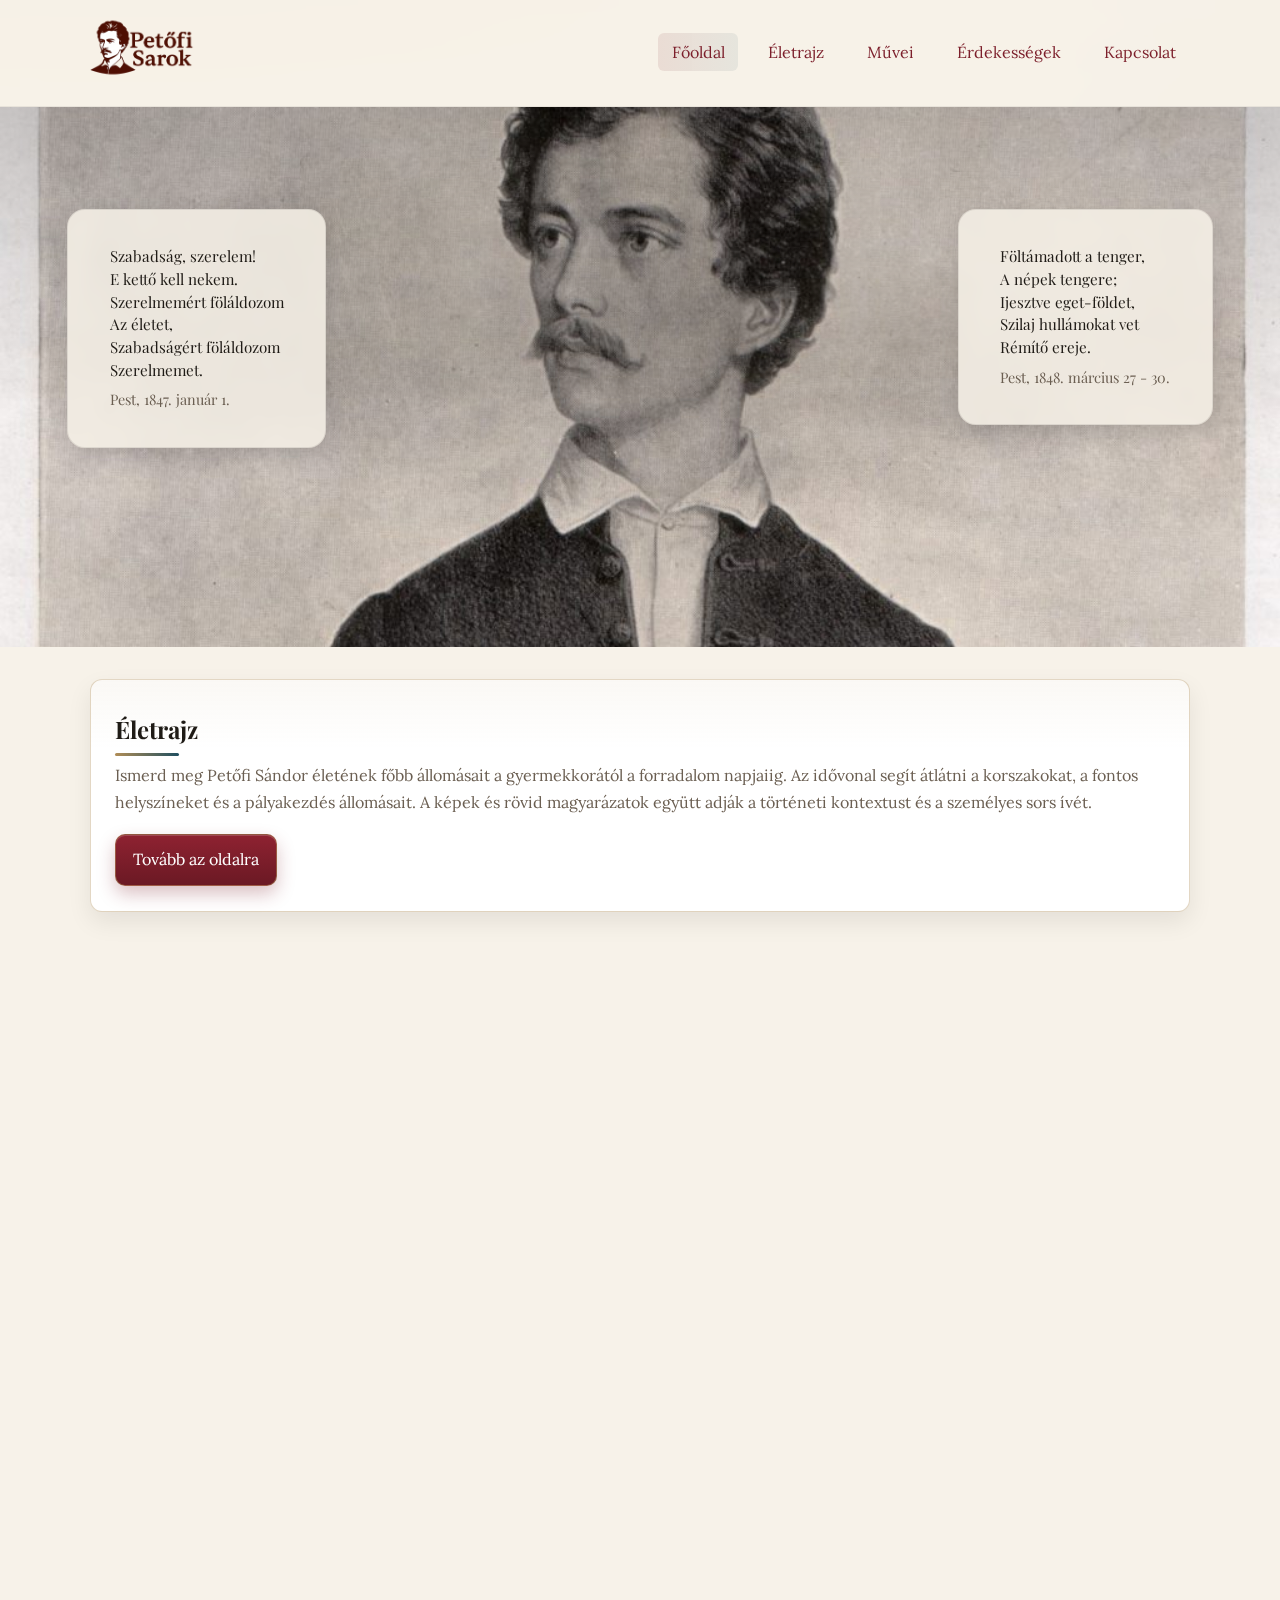
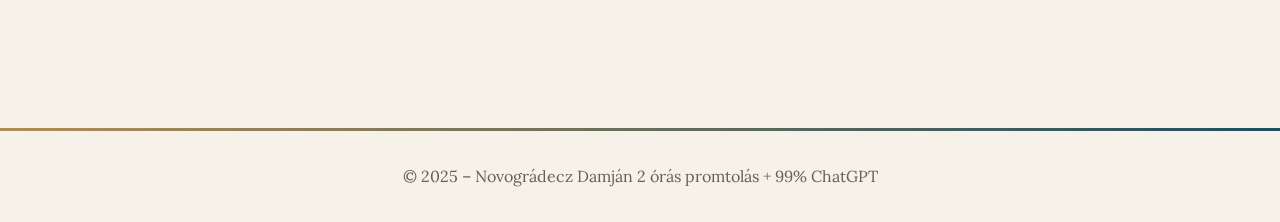
<file: index.html>
<!doctype html>
<html lang="hu">
<head>
  <meta charset="utf-8">
  <meta name="viewport" content="width=device-width, initial-scale=1">
  <title>Petőfi Sarok</title>
  <meta name="description" content="Petőfi Sándor életét, műveit és örökségét bemutató oktatási weboldal, amely Petőfi Sarok névre lett keresztelve!">
  <link rel="preconnect" href="https://fonts.googleapis.com">
  <link rel="preconnect" href="https://fonts.gstatic.com" crossorigin>
  <link href="https://fonts.googleapis.com/css2?family=Lora:wght@400;500;600;700&family=Playfair+Display:wght@500;700;800&display=swap" rel="stylesheet">
  <link rel="stylesheet" href="style.css?v=2">
</head>
<body>
  <header class="site-header">
    <div class="container nav-container">
      <div class="brand">
        <a href="index.html" class="logo" aria-label="Ugrás a főoldalra">
         <img src="images/petofi-logo.png" alt="Petőfi Sarok logó" class="logo-img">
        </a>
      </div>
      <button class="nav-toggle" aria-expanded="false" aria-label="Menü megnyitása">
        <span class="bar"></span>
        <span class="bar"></span>
        <span class="bar"></span>
      </button>
      <nav class="nav" aria-label="Fő navigáció">
        <ul>
          <li><a href="index.html">Főoldal</a></li>
          <li><a href="eletrajz.html">Életrajz</a></li>
          <li><a href="muvei.html">Művei</a></li>
          <li><a href="erdekessegek.html">Érdekességek</a></li>
          <li><a href="kapcsolat.html">Kapcsolat</a></li>
        </ul>
      </nav>
    </div>
  </header>

  <main>
    <section class="hero" style="background-image: url('images/petofi-portrait.jpg'); background-size: cover; background-position: center;">
      <div class="hero-inner">
        <blockquote class="quote-badge quote-left reveal">
          <p>Szabadság, szerelem!<br>E kettő kell nekem.<br>Szerelmemért föláldozom<br>Az életet,<br>Szabadságért föláldozom<br>Szerelmemet.</p>
          <cite>Pest, 1847. január 1.</cite>
        </blockquote>
        <blockquote class="quote-badge quote-right reveal">
          <p>Föltámadott a tenger,<br>A népek tengere;<br>Ijesztve eget-földet,<br>Szilaj hullámokat vet<br>Rémítő ereje.</p>
          <cite>Pest, 1848. március 27 - 30.</cite>
        </blockquote>
      </div>
    </section>

    <section class="grid-sections container">
      <article class="info-card reveal">
        <h2>Életrajz</h2>
        <p>Ismerd meg Petőfi Sándor életének főbb állomásait a gyermekkorától a forradalom napjaiig. Az idővonal segít átlátni a korszakokat, a fontos helyszíneket és a pályakezdés állomásait. A képek és rövid magyarázatok együtt adják a történeti kontextust és a személyes sors ívét.</p>
        <a class="btn" href="eletrajz.html">Tovább az oldalra</a>
      </article>
      <article class="info-card reveal">
        <h2>Művei</h2>
        <p>Válogatás a legismertebb versek közül rövid, értelmező ismertetőkkel és az Arcanumra mutató hivatkozásokkal. A gyűjtemény iránytűt ad az első olvasóknak és felkészít a mélyebb irodalmi feldolgozásra, akár órán, akár önálló tanulásban.</p>
        <a class="btn" href="muvei.html">Tovább az oldalra</a>
      </article>
      <article class="info-card reveal">
        <h2>Érdekességek</h2>
        <p>Rövid, meglepő tények Petőfiről - de nem mindegyik igaz: ki tudod találni, melyek a helyesek? A könnyen befogadható kártyák segítenek emlékezetessé tenni a tanultakat, és jó beszélgetésindítók csoportmunkához is.</p>
        <a class="btn" href="erdekessegek.html">Tovább az oldalra</a>
      </article>
      <article class="info-card reveal">
        <h2>Kapcsolat</h2>
        <p>Elérhetőségek és egy egyszerű, nem beküldős űrlap. Itt kaphat helyet a felhasznált irodalom listája, hivatkozásokkal és megjegyzésekkel, hogy átlátható legyen a forráskezelés és a további olvasnivaló.</p>
        <a class="btn" href="kapcsolat.html">Tovább az oldalra</a>
      </article>
    </section>
  </main>

  <footer class="site-footer">
    <div class="container">
      <p>© 2025 – Novográdecz Damján 2 órás promtolás + 99% ChatGPT</p>
    </div>
  </footer>

  <script src="script.js"></script>
</body>
</html>
</file>
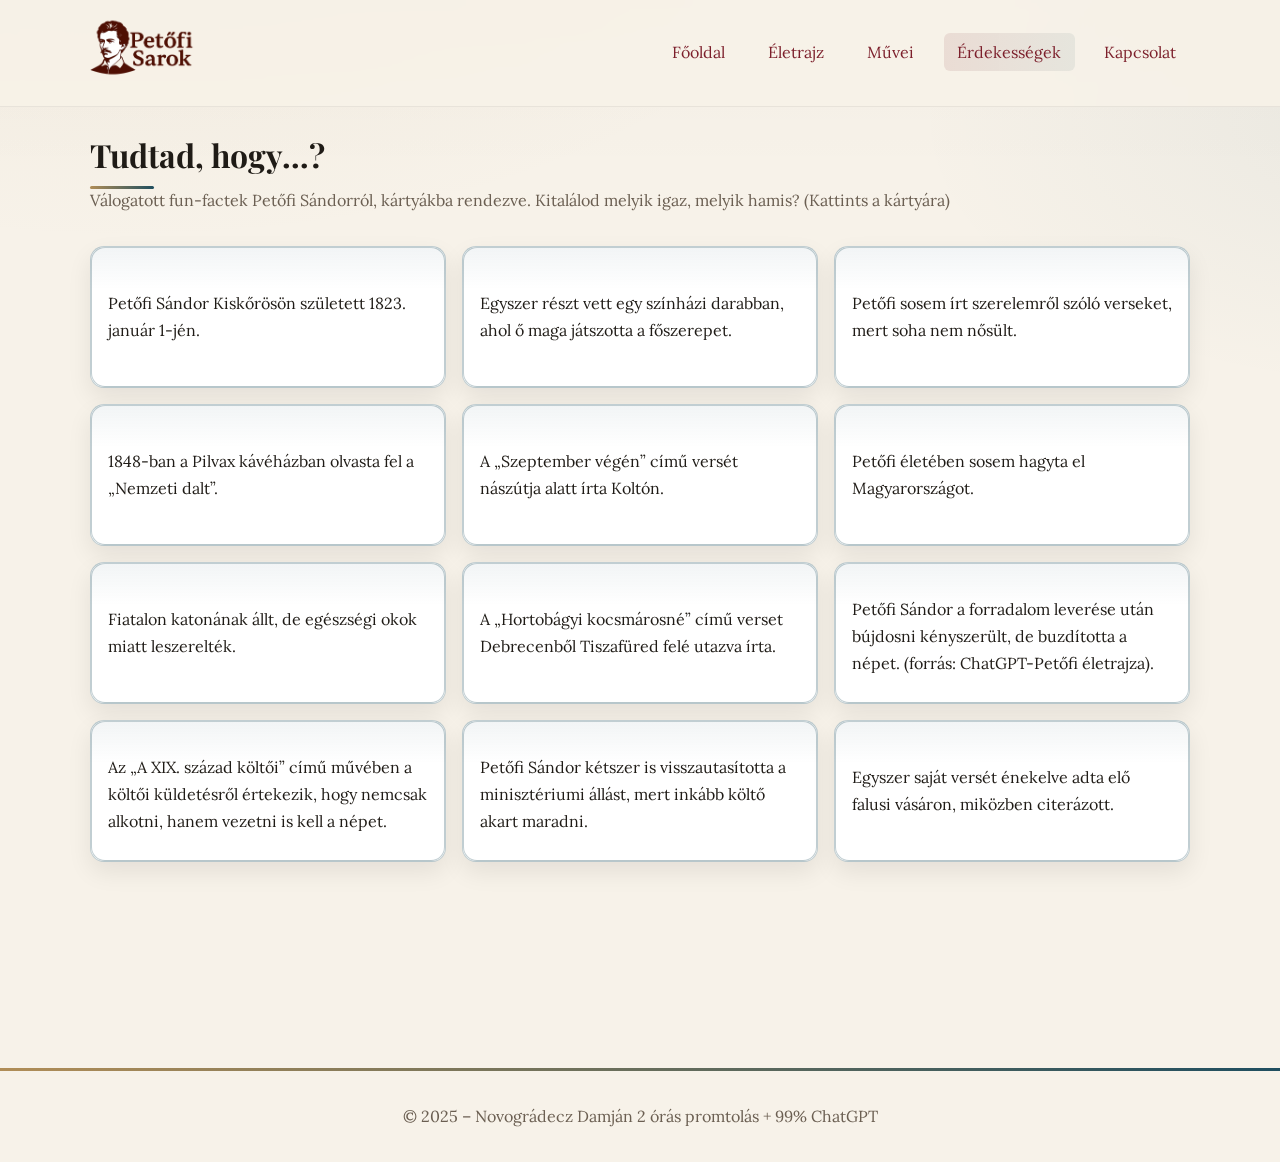
<file: erdekessegek.html>
<!doctype html>
<html lang="hu">
<head>
  <meta charset="utf-8">
  <meta name="viewport" content="width=device-width, initial-scale=1">
  <title>Petőfi Sándor – Érdekességek</title>
  <meta name="description" content="Tudtad, hogy…? Rövid érdekességek Petőfi Sándorról.">
  <link rel="preconnect" href="https://fonts.googleapis.com">
  <link rel="preconnect" href="https://fonts.gstatic.com" crossorigin>
  <link href="https://fonts.googleapis.com/css2?family=Lora:wght@400;500;600;700&family=Playfair+Display:wght@500;700;800&display=swap" rel="stylesheet">
  <link rel="stylesheet" href="style.css?v=2">
</head>
<body>
  <header class="site-header">
    <div class="container nav-container">
      <div class="brand">
        <a href="index.html" class="logo" aria-label="Ugrás a főoldalra">
          <img src="images/petofi-logo.png" alt="Petőfi Sarok logó" class="logo-img">
        </a>
      </div>
      <button class="nav-toggle" aria-expanded="false" aria-label="Menü megnyitása">
        <span class="bar"></span>
        <span class="bar"></span>
        <span class="bar"></span>
      </button>
      <nav class="nav" aria-label="Fő navigáció">
        <ul>
          <li><a href="index.html">Főoldal</a></li>
          <li><a href="eletrajz.html">Életrajz</a></li>
          <li><a href="muvei.html">Művei</a></li>
          <li><a href="erdekessegek.html">Érdekességek</a></li>
          <li><a href="kapcsolat.html">Kapcsolat</a></li>
        </ul>
      </nav>
    </div>
  </header>

  <main class="container">
    <header class="page-header reveal">
      <h1>Tudtad, hogy…?</h1>
      <p>Válogatott fun-factek Petőfi Sándorról, kártyákba rendezve. Kitalálod melyik igaz, melyik hamis? (Kattints a kártyára)</p>
    </header>

    <section class="cards-grid">
      <article class="card reveal fact-card" tabindex="0" aria-label="Petőfi Sándor Kiskőrösön született 1823. január 1-jén.">
        <div class="card-inner">
          <div class="card-face card-front"><p>Petőfi Sándor Kiskőrösön született 1823. január 1-jén.</p></div>
          <div class="card-face card-back igaz" aria-hidden="true"><span>Igaz</span></div>
        </div>
      </article>

      <article class="card reveal fact-card" tabindex="0" aria-label="Egyszer részt vett egy színházi darabban, ahol ő maga játszotta a főszerepet.">
        <div class="card-inner">
          <div class="card-face card-front"><p>Egyszer részt vett egy színházi darabban, ahol ő maga játszotta a főszerepet.</p></div>
          <div class="card-face card-back igaz" aria-hidden="true"><span>Igaz</span></div>
        </div>
      </article>

      <article class="card reveal fact-card" tabindex="0" aria-label="Petőfi sosem írt szerelemről szóló verseket, mert soha nem nősült.">
        <div class="card-inner">
          <div class="card-face card-front"><p>Petőfi sosem írt szerelemről szóló verseket, mert soha nem nősült.</p></div>
          <div class="card-face card-back hamis" aria-hidden="true"><span>Hamis</span></div>
        </div>
      </article>

      <article class="card reveal fact-card" tabindex="0" aria-label="1848-ban a Pilvax kávéházban olvasta fel a Nemzeti dalt.">
        <div class="card-inner">
          <div class="card-face card-front"><p>1848-ban a Pilvax kávéházban olvasta fel a „Nemzeti dalt”.</p></div>
          <div class="card-face card-back igaz" aria-hidden="true"><span>Igaz</span></div>
        </div>
      </article>

      <article class="card reveal fact-card" tabindex="0" aria-label="A Szeptember végén című versét nászútja alatt írta Koltón.">
        <div class="card-inner">
          <div class="card-face card-front"><p>A „Szeptember végén” című versét nászútja alatt írta Koltón.</p></div>
          <div class="card-face card-back igaz" aria-hidden="true"><span>Igaz</span></div>
        </div>
      </article>

      <article class="card reveal fact-card" tabindex="0" aria-label="Petőfi életében sosem hagyta el Magyarországot.">
        <div class="card-inner">
          <div class="card-face card-front"><p>Petőfi életében sosem hagyta el Magyarországot.</p></div>
          <div class="card-face card-back hamis" aria-hidden="true"><span>Hamis</span></div>
        </div>
      </article>

      <article class="card reveal fact-card" tabindex="0" aria-label="Fiatalon katonának állt, de egészségi okok miatt leszerelték.">
        <div class="card-inner">
          <div class="card-face card-front"><p>Fiatalon katonának állt, de egészségi okok miatt leszerelték.</p></div>
          <div class="card-face card-back igaz" aria-hidden="true"><span>Igaz</span></div>
        </div>
      </article>

      <article class="card reveal fact-card" tabindex="0" aria-label="A Hortobágyi kocsmárosné című verset Debrecenből Tiszafüred felé utazva írta.">
        <div class="card-inner">
          <div class="card-face card-front"><p>A „Hortobágyi kocsmárosné” című verset Debrecenből Tiszafüred felé utazva írta.</p></div>
          <div class="card-face card-back igaz" aria-hidden="true"><span>Igaz</span></div>
        </div>
      </article>

      <article class="card reveal fact-card" tabindex="0" aria-label="Petőfi Sándor 1849-ben Ausztriában hunyt el, és sírja ismert helyen van.">
        <div class="card-inner">
          <div class="card-face card-front"><p>Petőfi Sándor a forradalom leverése után bújdosni kényszerült, de buzdította a népet. (forrás: ChatGPT-Petőfi életrajza).</p></div>
          <div class="card-face card-back hamis" aria-hidden="true"><span>Hamis</span></div>
        </div>
      </article>

      <article class="card reveal fact-card" tabindex="0" aria-label="Az A XIX. század költői című művében a költői küldetésről ír, hogy nemcsak alkotni, hanem vezetni is kell a népet.">
        <div class="card-inner">
          <div class="card-face card-front"><p>Az „A XIX. század költői” című művében a költői küldetésről értekezik, hogy nemcsak alkotni, hanem vezetni is kell a népet.</p></div>
          <div class="card-face card-back igaz" aria-hidden="true"><span>Igaz</span></div>
        </div>
      </article>

      <article class="card reveal fact-card" tabindex="0" aria-label="Petőfi Sándor kétszer visszautasította a minisztériumi állást, mert inkább költő akart maradni.">
        <div class="card-inner">
          <div class="card-face card-front"><p>Petőfi Sándor kétszer is visszautasította a minisztériumi állást, mert inkább költő akart maradni.</p></div>
          <div class="card-face card-back igaz" aria-hidden="true"><span>Igaz</span></div>
        </div>
      </article>

      <article class="card reveal fact-card" tabindex="0" aria-label="Egyszer saját versét énekelve adta elő falusi vásáron, miközben citerázott.">
        <div class="card-inner">
          <div class="card-face card-front"><p>Egyszer saját versét énekelve adta elő falusi vásáron, miközben citerázott.</p></div>
          <div class="card-face card-back hamis" aria-hidden="true"><span>Hamis</span></div>
        </div>
      </article>

      <article class="card reveal fact-card" tabindex="0" aria-label="Szerette a macskákat, és mindig tartott egyet otthonában.">
        <div class="card-inner">
          <div class="card-face card-front"><p>Szerette az állatokat, különösen a macskákat, és állítólag mindig tartott egyet otthonában.</p></div>
          <div class="card-face card-back hamis" aria-hidden="true"><span>Hamis</span></div>
        </div>
      </article>

      <article class="card reveal fact-card" tabindex="0" aria-label="Fiatalon tűzoltónak akart állni, de a szülei nem engedték.">
        <div class="card-inner">
          <div class="card-face card-front"><p>Fiatalon tűzoltónak akart állni, de a szülei nem engedték.</p></div>
          <div class="card-face card-back hamis" aria-hidden="true"><span>Hamis</span></div>
        </div>
      </article>

      <article class="card reveal fact-card" tabindex="0" aria-label="Petőfi 1847-ben megírta Szeptember végén című költeményét, hitvesi költészetének első darabja.">
        <div class="card-inner">
          <div class="card-face card-front"><p>Petőfi 1847-ben megírta „Szeptember végén” című költeményét, amely hitvesi költészetének első darabja.</p></div>
          <div class="card-face card-back igaz" aria-hidden="true"><span>Igaz</span></div>
        </div>
      </article>
    </section>
  </main>

  <footer class="site-footer">
    <div class="container">
      <p>© 2025 – Novográdecz Damján 2 órás promtolás + 99% ChatGPT</p>
    </div>
  </footer>

  <script src="script.js"></script>
</body>
</html>
</file>
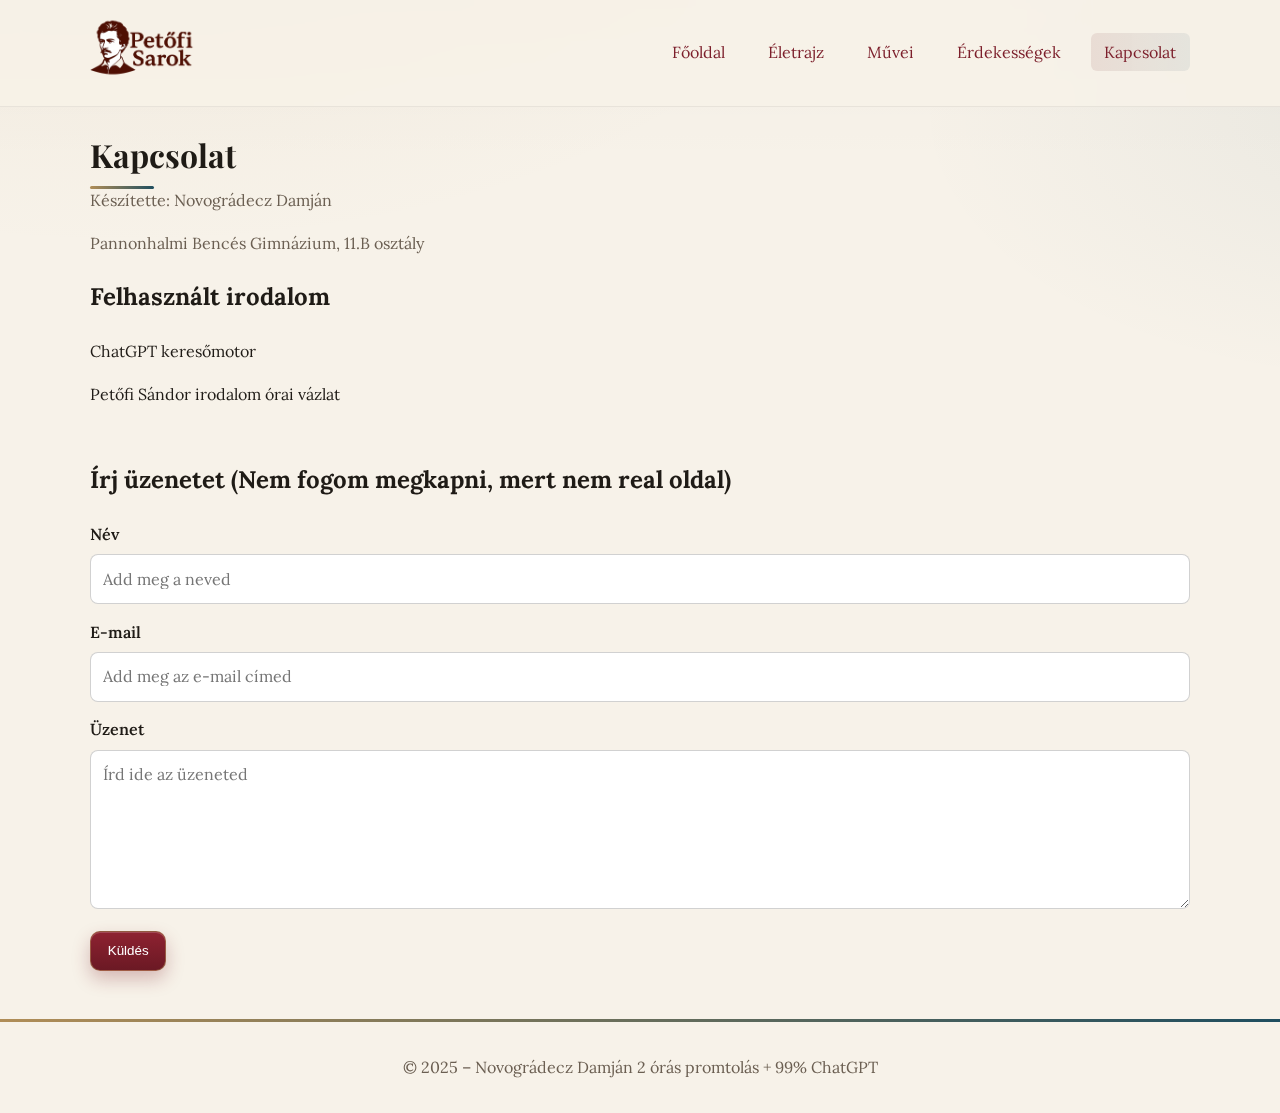
<file: kapcsolat.html>
<!doctype html>
<html lang="hu">
<head>
  <meta charset="utf-8">
  <meta name="viewport" content="width=device-width, initial-scale=1">
  <title>Petőfi Sándor – Kapcsolat</title>
  <meta name="description" content="Kapcsolat, szerzői információk és statikus űrlap.">
  <link rel="preconnect" href="https://fonts.googleapis.com">
  <link rel="preconnect" href="https://fonts.gstatic.com" crossorigin>
  <link href="https://fonts.googleapis.com/css2?family=Lora:wght@400;500;600;700&family=Playfair+Display:wght@500;700;800&display=swap" rel="stylesheet">
  <link rel="stylesheet" href="style.css?v=2">
</head>
<body>
  <header class="site-header">
    <div class="container nav-container">
      <div class="brand">
        <a href="index.html" class="logo" aria-label="Ugrás a főoldalra">
          <img src="images/petofi-logo.png" alt="Petőfi Sarok logó" class="logo-img">
        </a>
      </div>
      <button class="nav-toggle" aria-expanded="false" aria-label="Menü megnyitása">
        <span class="bar"></span>
        <span class="bar"></span>
        <span class="bar"></span>
      </button>
      <nav class="nav" aria-label="Fő navigáció">
        <ul>
          <li><a href="index.html">Főoldal</a></li>
          <li><a href="eletrajz.html">Életrajz</a></li>
          <li><a href="muvei.html">Művei</a></li>
          <li><a href="erdekessegek.html">Érdekességek</a></li>
          <li><a href="kapcsolat.html">Kapcsolat</a></li>
        </ul>
      </nav>
    </div>
  </header>

  <main class="container">
    <header class="page-header reveal">
      <h1>Kapcsolat</h1>
      <p>Készítette: Novográdecz Damján</p>
      <p>Pannonhalmi Bencés Gimnázium, 11.B osztály</p>
    </header>

    <section class="sources reveal">
      <h2>Felhasznált irodalom</h2>
      <div class="placeholder">
        <p>ChatGPT keresőmotor</p>
        <p>Petőfi Sándor irodalom órai vázlat</p>
      </div>
    </section>

    <section class="contact-form reveal">
      <h2>Írj üzenetet (Nem fogom megkapni, mert nem real oldal)</h2>
      <form action="#" method="post" novalidate>
        <div class="form-field">
          <label for="name">Név</label>
          <input type="text" id="name" name="name" placeholder="Add meg a neved">
        </div>
        <div class="form-field">
          <label for="email">E-mail</label>
          <input type="email" id="email" name="email" placeholder="Add meg az e-mail címed">
        </div>
        <div class="form-field">
          <label for="message">Üzenet</label>
          <textarea id="message" name="message" rows="5" placeholder="Írd ide az üzeneted"></textarea>
        </div>
        <button class="btn" type="submit">Küldés</button>
      </form>
    </section>
  </main>

  <footer class="site-footer">
    <div class="container">
      <p>© 2025 – Novográdecz Damján 2 órás promtolás + 99% ChatGPT</p>
    </div>
  </footer>

  <script src="script.js"></script>
</body>
</html>
</file>
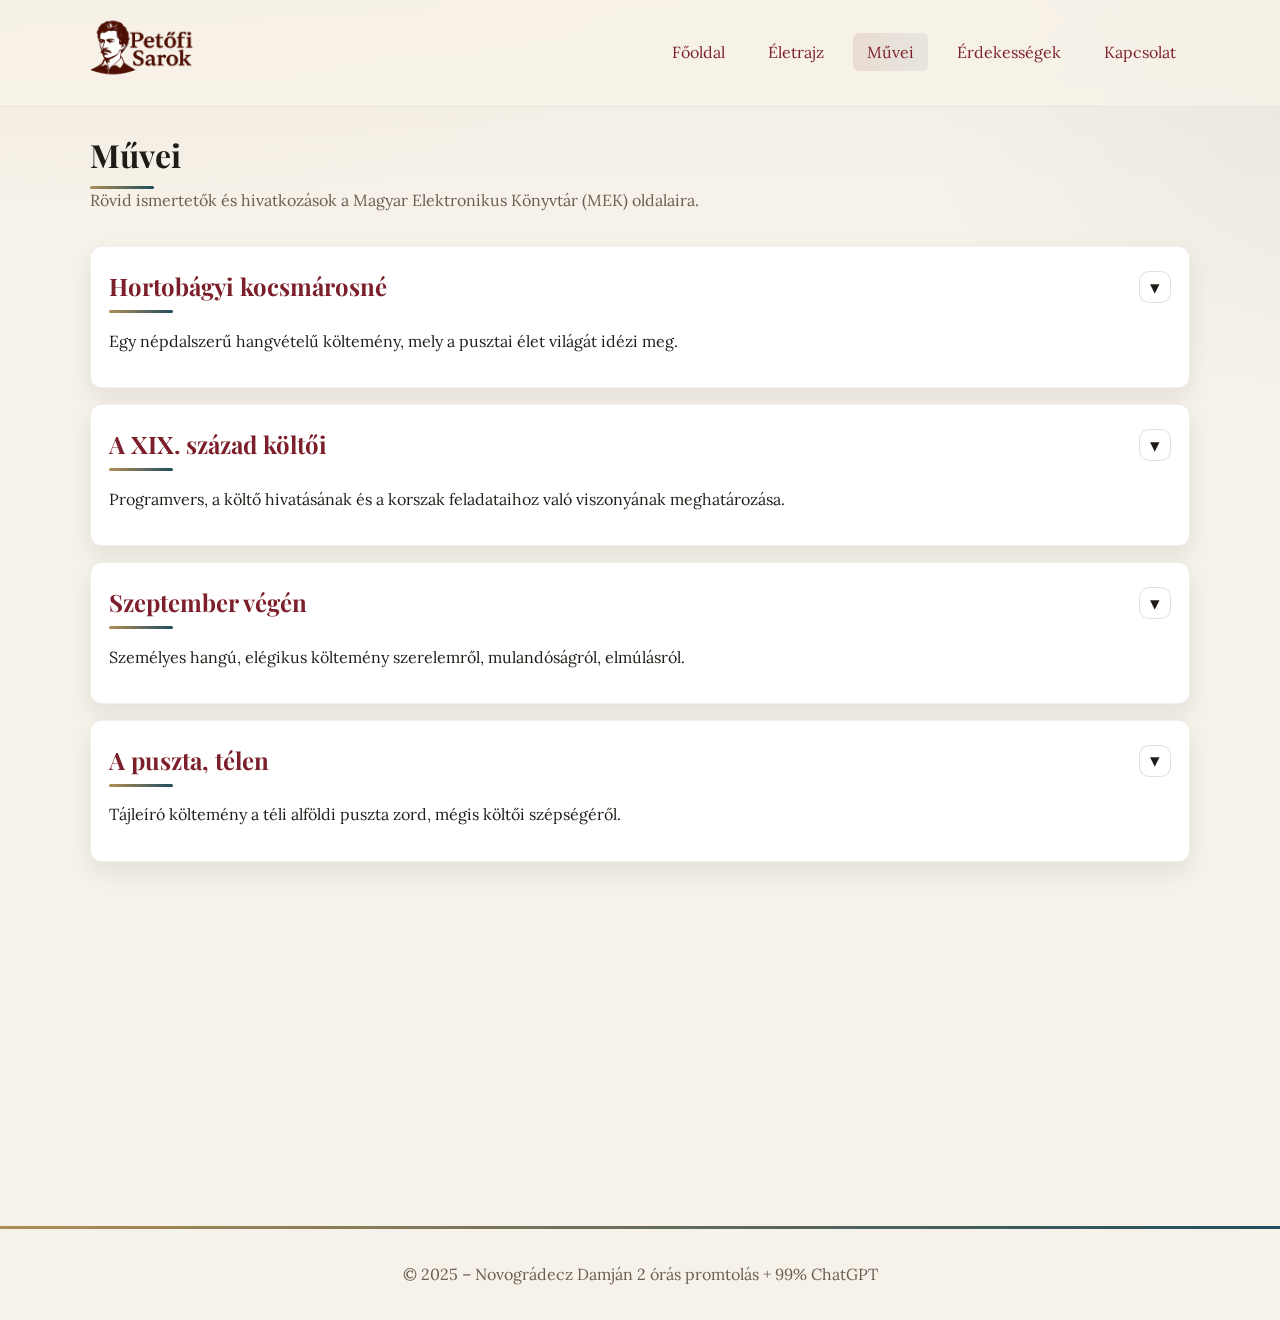
<file: muvei.html>
<!doctype html>
<html lang="hu">
<head>
  <meta charset="utf-8">
  <meta name="viewport" content="width=device-width, initial-scale=1">
  <title>Petőfi Sándor – Művei</title>
  <meta name="description" content="Válogatás Petőfi Sándor műveiből rövid leírásokkal és MEK-hivatkozásokkal.">
  <link rel="preconnect" href="https://fonts.googleapis.com">
  <link rel="preconnect" href="https://fonts.gstatic.com" crossorigin>
  <link href="https://fonts.googleapis.com/css2?family=Lora:wght@400;500;600;700&family=Playfair+Display:wght@500;700;800&display=swap" rel="stylesheet">
  <link rel="stylesheet" href="style.css?v=2">
</head>
<body>
  <header class="site-header">
    <div class="container nav-container">
      <div class="brand">
        <a href="index.html" class="logo" aria-label="Ugrás a főoldalra">
          <img src="images/petofi-logo.png" alt="Petőfi Sarok logó" class="logo-img">
        </a>
      </div>
      <button class="nav-toggle" aria-expanded="false" aria-label="Menü megnyitása">
        <span class="bar"></span>
        <span class="bar"></span>
        <span class="bar"></span>
      </button>
      <nav class="nav" aria-label="Fő navigáció">
        <ul>
          <li><a href="index.html">Főoldal</a></li>
          <li><a href="eletrajz.html">Életrajz</a></li>
          <li><a href="muvei.html">Művei</a></li>
          <li><a href="erdekessegek.html">Érdekességek</a></li>
          <li><a href="kapcsolat.html">Kapcsolat</a></li>
        </ul>
      </nav>
    </div>
  </header>

  <main class="container">
    <header class="page-header reveal">
      <h1>Művei</h1>
      <p>Rövid ismertetők és hivatkozások a Magyar Elektronikus Könyvtár (MEK) oldalaira.</p>
    </header>

    <section class="works-list">
      <article class="work-item reveal">
        <div class="work-head">
          <h2><a target="_blank" rel="noopener" href="https://www.arcanum.com/hu/online-kiadvanyok/Verstar-verstar-otven-kolto-osszes-verse-2/petofi-sandor-DFB2/ifjukori-koltemenyek-DFB7/hortobagyi-kocsmarosne-E149/">Hortobágyi kocsmárosné</a></h2>
          <button class="work-toggle" aria-expanded="false" aria-controls="work-details-1" title="Részletek">▾</button>
        </div>
        <p>Egy népdalszerű hangvételű költemény, mely a pusztai élet világát idézi meg.</p>
        <div id="work-details-1" class="work-details">
          <p><strong>Hortobágyi kocsmárosné… (1842)</strong></p>
          <ul>
            <li>A vers valós élmény alapján született, Debrecenből Tiszafüred felé vezető út során.</li>
            <li>Petőfi képzeletében megalkotja a vándor és a kocsmárosné játékos, romantikus találkozását.</li>
            <li>Elbeszélőként maga a költő lép a szerepbe: magabiztos, rámenős, tüzes vérmérsékletű.</li>
            <li>A népies helyzetdal műfaja érezhető: táj, társadalmi háttér és mindennapi élet ábrázolása.</li>
            <li>Használt kifejezések: „szép menyecske”, „kökényszemű”, megszólítások: „angyalom”, „galambom”, „violám”.</li>
            <li>Indulatszavak („hej”, „ej”) fokozzák a játékos, udvarló hangulatot.</li>
            <li>A távolság és közeliség ellentéte hangsúlyos: utazás viszontagságai vs. a nő közelsége.</li>
            <li>Verselése ütemhangsúlyos, ritmusa lendületes, szinte táncoló.</li>
            <li>A mű a szabadlegény és a csábító nő képi játékán keresztül mutatja a szabadság és vágy konfliktusát.</li>
            <li>Rövid, érthető sorok, játékos párbeszéd, élő népi nyelvezet jellemzi.</li>
            <li>Összességében a vers a népiességet, a szabad élet örömét és az udvarlás bohókás örömét tükrözi.</li>
          </ul>
        </div>
      </article>

      <article class="work-item reveal">
        <div class="work-head">
          <h2><a target="_blank" rel="noopener" href="https://www.arcanum.com/hu/online-kiadvanyok/Verstar-verstar-otven-kolto-osszes-verse-2/petofi-sandor-DFB2/1847-EFBB/a-xix-szazad-koltoi-EFF9/">A XIX. század költői</a></h2>
          <button class="work-toggle" aria-expanded="false" aria-controls="work-details-2" title="Részletek">▾</button>
        </div>
        <p>Programvers, a költő hivatásának és a korszak feladataihoz való viszonyának meghatározása.</p>
        <div id="work-details-2" class="work-details">
          <p><strong>A XIX. század költői (1847)</strong></p>
          <ul>
            <li>Ars poeticaként Petőfi a költő feladatát határozza meg: nemcsak alkotni, hanem vezetni is a népet.</li>
            <li>Példaképei között szerepel Victor Hugo, Heinrich Heine és Puskin.</li>
            <li>Stílusa kevert: romantikus érzelmek és realista szemlélet egyszerre jelenik meg.</li>
            <li>Hangneme lendületes, felfokozott, olykor dühös, tehetetlen.</li>
            <li>Költői eszközök: felszólítások, felkiáltások, kérdések, ismétlések, ellentétek, halmozások.</li>
            <li>Szerkezete: tételmondat (I. vsz.), kifejtés, érvelés (II.–V.), következtetés (VI.).</li>
            <li>Időmértékes verselés, vátesz költői szerep hangsúlyos.</li>
            <li>Szimbolikus elemek: „bőség kosara”, „jognak asztala”, „szellem napvilága”.</li>
            <li>Petőfi programja: a költészet és a nemzeti szabadság összekapcsolása.</li>
            <li>A mű célja inspirálni, nevelni és lelkesíteni a kortársakat.</li>
            <li>Összességében a vers a költői küldetésről szól, érzelmi és intellektuális programot tartalmaz.</li>
          </ul>
        </div>
      </article>

      <article class="work-item reveal">
        <div class="work-head">
          <h2><a target="_blank" rel="noopener" href="https://www.arcanum.com/hu/online-kiadvanyok/Verstar-verstar-otven-kolto-osszes-verse-2/petofi-sandor-DFB2/1847-EFBB/szeptember-vegen-F38A/">Szeptember végén</a></h2>
          <button class="work-toggle" aria-expanded="false" aria-controls="work-details-3" title="Részletek">▾</button>
        </div>
        <p>Személyes hangú, elégikus költemény szerelemről, mulandóságról, elmúlásról.</p>
        <div id="work-details-3" class="work-details">
          <p><strong>Szeptember végén (1847)</strong></p>
          <ul>
            <li>A mű a nászút Koltón született, hitvesi költészet első darabja.</li>
            <li>Műfaja: elégia, témái a szerelem és a mulandóság.</li>
            <li>A versben a költő kifejezi kételyeit és félelmeit a jövővel kapcsolatban.</li>
            <li>A cím jelzi az írás idejét és az évszakváltást, nyárból őszbe.</li>
            <li>Szerkezete: 1. strófa – nyíló virágok, havas hegytető; párhuzam a természet és az emberi életkor között.</li>
            <li>2. strófa – mulandóság, kétségek, harmónia megbomlása.</li>
            <li>3. strófa – látomás a jövőről, kétség a feleség hűségében, szerelmi vallomás.</li>
            <li>A vers gondolati játékkal érzékelteti a szeretet és halál kapcsolatát: a halott felülírja az élőt.</li>
            <li>Ellentétek és az évszakok váltakozása mutatja az élet múlandóságát.</li>
            <li>A költő érzésein még a halál sem változtat: szerelme örök.</li>
            <li>A mű szimultán verselésű, lírai mélysége és érzelmi intenzitása kiemelkedő.</li>
          </ul>
        </div>
      </article>

      <article class="work-item reveal">
        <div class="work-head">
          <h2><a target="_blank" rel="noopener" href="https://www.arcanum.com/hu/online-kiadvanyok/Verstar-verstar-otven-kolto-osszes-verse-2/petofi-sandor-DFB2/1848-F625/a-puszta-telen-F69A/">A puszta, télen</a></h2>
          <button class="work-toggle" aria-expanded="false" aria-controls="work-details-4" title="Részletek">▾</button>
        </div>
        <p>Tájleíró költemény a téli alföldi puszta zord, mégis költői szépségéről.</p>
        <div id="work-details-4" class="work-details">
          <p><strong>A puszta, télen (1848)</strong></p>
          <ul>
            <li>Tájleíró, realista vers, Pest környékéről, januárban írta.</li>
            <li>Nem friss élmény, hanem a múlt emlékezete formálta a látványt.</li>
            <li>Aprólékos megfigyelések, egyszerű mondatok: a puszta, az emberi élet, a magány és elmúlás képei.</li>
            <li>1–2. vsz: téli puszta hiányai, 3–6. vsz: életterek, negatív tájfestés, 7. vsz: viharok.</li>
            <li>Felfogása kétpólusú: állóképszerű táj vs. élő emberi élet.</li>
            <li>Fenyegető, komor hangulat: „Háta mögött farkas, feje fölött holló”.</li>
            <li>Állatszimbólumok politikai töltetet is adnak: zsarnokság és elnyomás.</li>
            <li>Kiemelt a népköltészet hatása és a táj atmoszférája.</li>
            <li>Ember és táj összefonódik: a külvilág tükrözi a belső lelkiállapotot.</li>
            <li>A vers hangulata mélabús, szomorú, sejtelmes.</li>
            <li>Összességében a mű a puszta téli arcát és az ember kiszolgáltatottságát jeleníti meg.</li>
          </ul>
        </div>
      </article>

      <article class="work-item reveal">
        <div class="work-head">
          <h2><a target="_blank" rel="noopener" href="https://www.arcanum.com/hu/online-kiadvanyok/Verstar-verstar-otven-kolto-osszes-verse-2/petofi-sandor-DFB2/1849-FBA8/europa-csendes-ujra-csendes-FBBB/">Európa csendes, újra csendes</a></h2>
          <button class="work-toggle" aria-expanded="false" aria-controls="work-details-5" title="Részletek">▾</button>
        </div>
        <p>Forradalmi hangvételű költemény az 1848–49-es események utóéletéről és tanulságairól.</p>
        <div id="work-details-5" class="work-details">
          <p><strong>Európa csendes, újra csendes (1849)</strong></p>
          <ul>
            <li>Dal műfajban, Debrecenben, a szabadságharc végét megelőzően született.</li>
            <li>Hangneme emelkedett, lelkesítő, zaklatott: a bukó forradalmak és a remény ellentéte.</li>
            <li>1–2. vsz: tárgyilagos helyzetfelmérés, 3. vsz: kérdésfeltevés, 4–5. vsz: lámpafény hasonlat.</li>
            <li>6–7. vsz: szabadsághoz intézett fohász.</li>
            <li>Kulcsszavak: magyarság, szabadság, hon, lánc, kard, vér, könny, fény, sötétség.</li>
            <li>Ellentétezés: zajló forradalmak vs. bukott európai forradalmak.</li>
            <li>Ismétlés és költői kérdések fokozzák a drámai hatást („Csendes-újra csendes”).</li>
            <li>Petőfi a nemzet boldogságát összekapcsolja a világ szabadságával.</li>
            <li>Szimbolikusan helyezi a magyar szabadságot a világpolitikai összefüggésekbe.</li>
            <li>Motiváló, lelkesítő célzat: a közösség, a nemzet, az emberi értékek védelme.</li>
            <li>A vers ideológiai és érzelmi töltete erőteljes, a szabadság eszméjét hirdeti.</li>
          </ul>
        </div>
      </article>

      <article class="work-item reveal">
        <div class="work-head">
          <h2><a target="_blank" rel="noopener" href="https://www.arcanum.com/hu/online-kiadvanyok/Verstar-verstar-otven-kolto-osszes-verse-2/petofi-sandor-DFB2/1848-F625/az-apostol-F9A0/">Az apostol</a></h2>
          <button class="work-toggle" aria-expanded="false" aria-controls="work-details-6" title="Részletek">▾</button>
        </div>
        <p>Elbeszélő költemény a hivatástudat, önfeláldozás és szabadságeszmény témáiról.</p>
        <div id="work-details-6" class="work-details">
          <p><strong>Az apostol (1848)</strong></p>
          <ul>
            <li>Elbeszélő költemény, életrajzi ihletésű, verses regény formájában.</li>
            <li>Főhős: Szilveszter, kiválasztottság, számkivetettség, önfeláldozás jellemzi.</li>
            <li>Hangnem: szentimentális, ironikus, patetikus; E/3. személyű elbeszélő.</li>
            <li>Szilveszter romantikus, forradalmár hős, ellentmondásokkal: család-világ, zsarnokság-ember, nép-vezetés.</li>
            <li>A történet bemutatja a szabadságért vállalt egyéni és közösségi felelősséget.</li>
            <li>Lélekábrázolás: belső monológok, látomásos jelenetek, természetben megélt szabadság.</li>
            <li>Szerkezeti elemek: küldetés és magánélet konfliktusa, egyéni boldogság vs. közösségi célok.</li>
            <li>A bibliai cím erősíti a főhős kiválasztottságát és eszmei nagyságát.</li>
            <li>Ironikus és patetikus hangvétel: a nép és az uralkodó osztály viszonyának kritikája.</li>
            <li>A költői szándék: a vezető, nagy lelkű ember példáján keresztül demonstrálni a szabadság értékét.</li>
            <li>Összességében a vers az önfeláldozás és a forradalmi eszmék egyéni és közösségi vetületeit mutatja be.</li>
          </ul>
        </div>
      </article>
    </section>
  </main>

  <footer class="site-footer">
    <div class="container">
      <p>© 2025 – Novográdecz Damján 2 órás promtolás + 99% ChatGPT</p>
    </div>
  </footer>

  <script src="script.js"></script>
</body>
</html>
</file>
<file: style.css>
@media (min-width: 900px) {
  /* Művek 2 oszlop desktopon */
  .works-list { grid-template-columns: repeat(2, minmax(0,1fr)); }
}
/* Alapbeállítások és változók */
:root {
  --bg: #f7f2e9;          /* törtfehér / bézs */
  --text: #1f1b16;        /* sötétbarna/fekete */
  --accent: #7c1f2b;      /* bordó */
  --accent-2: #b08d57;    /* arany */
  --accent-3: #1f4e5f;    /* mély petrol (harmadik akcentus) */
  --muted: #6b5f52;
  --card: #ffffff;
  --shadow: 0 10px 25px rgba(0,0,0,.08);
}

* { box-sizing: border-box; }
html { scroll-behavior: smooth; }
body {
  margin: 0;
  font-family: 'Lora', ui-serif, Georgia, serif;
  color: var(--text);
  /* finom papír-textúra érzet rétegzett gradiensekkel */
  background:
    radial-gradient(1200px 600px at 10% -10%, rgba(176,141,87,.07), transparent 60%),
    radial-gradient(900px 500px at 110% 10%, rgba(31,78,95,.06), transparent 55%),
    linear-gradient(180deg, rgba(0,0,0,.02), transparent 15%),
    var(--bg);
  line-height: 1.7;
}

img { max-width: 100%; height: auto; display: block; }
a { color: var(--accent); text-decoration: none; }
a:hover { text-decoration: underline; color: var(--accent-3); }

.container { width: min(1100px, 92%); margin: 0 auto; }

/* Navigáció */
.site-header {
  position: sticky; top: 0; z-index: 1000;
  background: rgba(247,242,233,.85);
  backdrop-filter: saturate(140%) blur(8px);
  border-bottom: 1px solid rgba(0,0,0,.06);
}
.nav-container { display: flex; align-items: center; justify-content: space-between; padding: .85rem 0; }
.logo {
  display: inline-flex; align-items: center; gap: .5rem;
  font-family: 'Playfair Display', serif;
  font-weight: 800; letter-spacing: .5px; font-size: 1.4rem;
  color: var(--text);
}
/* Logó kép méretezése */
.logo-img { height: clamp(48px, 5.5vw, 72px); width: auto; display: block; transition: transform .18s ease; }
/* Hover nagyítás a logón */
.logo:hover .logo-img { transform: scale(1.07); }
.nav ul { display: flex; gap: 1rem; list-style: none; margin: 0; padding: 0; }
.nav a { padding: .55rem .85rem; border-radius: 6px; font-size: 1rem; }
.nav a.active, .nav a:hover { background: linear-gradient(90deg, rgba(124,31,43,.10), rgba(31,78,95,.08)); text-decoration: none; }

.nav-toggle { display: none; background: none; border: none; cursor: pointer; padding: .5rem; }
.nav-toggle .bar { display: block; width: 28px; height: 3px; background: var(--text); margin: 5px 0; transition: transform .3s ease; }

/* Hero */
.hero {
  position: relative;
  display: block;
  text-align: left;
  padding: 3rem 1rem;
  min-height: clamp(360px, 60vh, 720px);
  background-position: center; background-size: cover; background-repeat: no-repeat;
}
.hero .hero-inner {
  display: grid; grid-template-columns: 1fr 1fr; gap: 1.1rem;
  align-items: start; justify-content: space-between;
  width: 100%; max-width: none; margin: 0; padding-left: 4vw; padding-right: 4vw;
}
.hero::after {
  content: "";
  position: absolute; inset: 0;
  background: radial-gradient(80% 60% at 50% 40%, rgba(0,0,0,.15), transparent 60%),
              linear-gradient(to bottom, rgba(0,0,0,.18), rgba(0,0,0,.08) 30%, transparent 60%);
  pointer-events: none;
}
.quote-badge {
  position: relative; z-index: 1;
  display: block;
  font-family: 'Playfair Display', serif;
  color: var(--text);
  background: rgba(247,242,233,.85);
  border: 1px solid rgba(0,0,0,.08);
  border-radius: 18px;
  padding: 2.2rem 2.6rem;
  box-shadow: 0 8px 24px rgba(0,0,0,.12);
  backdrop-filter: saturate(140%) blur(6px);
  max-width: min(1400px, 55vw);
  margin-top: 6vh;
  overflow-wrap: anywhere; word-break: break-word;
}
.quote-left { justify-self: start; margin-left: 0; }
.quote-right { justify-self: end; margin-right: 0; }
.hero .quote-badge p { margin: 0; font-size: clamp(1rem, 0.85vw + .4rem, 1.28rem) !important; line-height: 1.5; word-break: break-word; }

@media (min-width: 900px) and (max-width: 1280px) {
  .hero .quote-badge p { font-size: clamp(0.95rem, 0.7vw + .38rem, 1.25rem) !important; }
}
.quote-badge cite { display: block; font-size: .9rem; color: var(--muted); margin-top: .35rem; font-style: normal; }

/* Címdíszítés */
.page-header h1,
.info-card h2,
.work-item h2 { position: relative; }
.page-header h1::after,
.info-card h2::after,
.work-item h2::after {
  content: ""; position: absolute; left: 0; bottom: -6px; height: 3px; width: 64px;
  background: linear-gradient(90deg, var(--accent-2), var(--accent-3)); border-radius: 2px;
}

/* Kártyák / grid szekciók */
.grid-sections { display: grid; grid-template-columns: 1fr; gap: 1.4rem; padding: 2rem 0 3rem; }
.info-card {
  background: linear-gradient(180deg, rgba(176,141,87,.06), transparent 30%), var(--card);
  padding: 1.6rem 1.5rem; border-radius: 12px; box-shadow: var(--shadow);
  border: 1px solid rgba(176,141,87,.35);
  transition: transform .2s ease, box-shadow .2s ease, border-color .2s ease;
}
.info-card:hover { transform: translateY(-4px); box-shadow: 0 16px 36px rgba(0,0,0,.14); border-color: rgba(31,78,95,.45); }
.info-card h2 { font-family: 'Playfair Display', serif; margin: .25rem 0 .75rem; color: var(--text); }
.info-card p { margin: 0 0 .6rem; color: var(--muted); }

.btn { display: inline-block; margin-top: .5rem; color: #fff; padding: .7rem 1.05rem; border-radius: 10px; border: 1px solid rgba(176,141,87,.55);
  background: linear-gradient(180deg, #8e2231, #6b1924);
  box-shadow: 0 8px 18px rgba(124,31,43,.28), inset 0 1px 0 rgba(255,255,255,.18);
  transition: transform .1s ease, box-shadow .12s ease, filter .12s ease;
}
.btn:hover { transform: translateY(-2px); text-decoration: none; box-shadow: 0 16px 30px rgba(124,31,43,.32); filter: brightness(1.04); }
.btn:active { transform: translateY(0); filter: brightness(.96); }
.btn:focus-visible { outline: 2px solid rgba(176,141,87,.6); outline-offset: 2px; }
/* A globális a:hover ne változtassa meg a gomb felirat színét */
.btn,
.btn:link,
.btn:visited,
.btn:hover,
.btn:active { color: #ffffff !important; text-decoration: none !important; }

/* Oldal fejlécek */
.page-header h1 { font-family: 'Playfair Display', serif; margin-bottom: .25rem; }
.page-header p { color: var(--muted); margin-top: 0; }

/* Timeline – Grid alapú elrendezés */
.timeline {
  position: relative; margin: 2rem 0 3rem;
  display: grid; grid-template-columns: 1fr 4px 1fr; column-gap: 2rem; row-gap: 1.2rem;
}
.timeline::before {
  content: ""; grid-column: 2; grid-row: 1 / -1; align-self: stretch; justify-self: center;
  width: 3px; background: linear-gradient(to bottom, transparent, var(--accent-3), transparent);
  filter: drop-shadow(0 0 6px rgba(31,78,95,.2));
}
.timeline-item { position: relative; padding: .25rem; }
.timeline-item.left { grid-column: 1; margin-top: 0; }
.timeline-item.right { grid-column: 3; margin-top: 3rem; }
.timeline-content { background: var(--card); border: 1px solid rgba(0,0,0,.06); box-shadow: var(--shadow); border-radius: 12px; padding: 1rem 1.1rem; }
.timeline-content h2 { font-family: 'Playfair Display', serif; margin-top: .25rem; }
.timeline-content .date { color: var(--accent-2); font-weight: 700; font-size: .95rem; }
.timeline img { margin-top: .5rem; border-radius: 8px; }
/* Timeline képaláírások */
.timeline-figure { margin: .6rem 0 0; }
.timeline-figure figcaption { margin-top: .35rem; font-size: .92rem; color: var(--muted); }
/* Dátum jelölők */
.timeline-item.left::before,
.timeline-item.right::before {
  content: ""; position: absolute; top: 28px; width: 12px; height: 12px; border-radius: 50%; background: var(--accent-3);
  box-shadow: 0 0 0 3px rgba(31,78,95,.18), 0 6px 12px rgba(0,0,0,.12);
}
.timeline-item.left::before { right: -1.2rem; }
.timeline-item.right::before { left: -1.2rem; }

/* Művek lista */
.works-list { display: grid; gap: 1rem; padding: 1rem 0 3rem; grid-template-columns: 1fr; }
.work-item { background: var(--card); padding: 1rem 1.1rem; border-radius: 12px; box-shadow: var(--shadow); border: 1px solid rgba(0,0,0,.06); }
.work-item h2 { font-family: 'Playfair Display', serif; margin: .2rem 0 .3rem; }
.work-item a { text-decoration: none; }
.work-item a:hover { text-decoration: underline; }
/* Collapsible works */
.work-head { display: flex; align-items: center; justify-content: space-between; gap: .75rem; }
.work-toggle { appearance: none; border: 1px solid rgba(0,0,0,.12); background: #fff; color: var(--text); border-radius: 10px; padding: .35rem .65rem; cursor: pointer; line-height: 1; font-size: 1.2rem; transition: transform .18s ease, background .18s ease; }
.work-toggle:hover { background: rgba(0,0,0,.04); }
.work-item.open .work-toggle { transform: rotate(180deg); }
.work-details { max-height: 0; overflow: hidden; opacity: 0; pointer-events: none; transition: max-height .35s ease, opacity .25s ease; }
.work-item.open .work-details { max-height: 1000px; opacity: 1; pointer-events: auto; }

/* Érdekességek kártyák */
.cards-grid { display: grid; grid-template-columns: repeat(3, minmax(0,1fr)); gap: 1rem; padding: 1rem 0 3rem; }
.card { background: linear-gradient(180deg, rgba(31,78,95,.06), transparent 30%), var(--card); border: 1px solid rgba(31,78,95,.28); padding: 1.1rem 1.1rem; border-radius: 14px; box-shadow: var(--shadow); transition: transform .2s ease, box-shadow .2s ease, border-color .2s ease; }
.card:hover { transform: translateY(-3px); box-shadow: 0 16px 32px rgba(0,0,0,.12); }
/* Flip-fact kártyák */
.fact-card { perspective: 1000px; padding: 0; overflow: visible; }
.fact-card .card-inner { position: relative; width: 100%; min-height: 140px; border-radius: 14px; transform-style: preserve-3d; transition: transform .5s ease; }
.fact-card.flipped .card-inner { transform: rotateY(180deg); }
.fact-card .card-face { position: absolute; inset: 0; display: grid; place-items: center; padding: 1rem; border-radius: 14px; backface-visibility: hidden; }
.fact-card .card-front { background: linear-gradient(180deg, rgba(31,78,95,.06), transparent 30%), var(--card); border: 1px solid rgba(31,78,95,.28); }
.fact-card .card-back { transform: rotateY(180deg); color: #fff; font-weight: 800; letter-spacing: .5px; font-size: 1.4rem; }
.fact-card .card-back.igaz { background: linear-gradient(180deg, #2e7d32, #1b5e20); border: 1px solid rgba(27,94,32,.5); }
.fact-card .card-back.hamis { background: linear-gradient(180deg, #8e2231, #6b1924); border: 1px solid rgba(139,0,0,.45); }
.fact-card span { text-transform: uppercase; }

@media (max-width: 900px) {
  .fact-card .card-inner { min-height: 120px; }
}

/* Űrlap */
.contact-form { padding: 1rem 0 3rem; }
.form-field { display: grid; gap: .4rem; margin-bottom: .9rem; }
label { font-weight: 600; }
input, textarea { font: inherit; padding: .65rem .75rem; border-radius: 8px; border: 1px solid rgba(0,0,0,.18); background: #fff; }
input:focus, textarea:focus { outline: 2px solid rgba(124,31,43,.25); border-color: var(--accent); }

/* Lábléc */
.site-footer { border-top: 3px solid transparent; background-image: linear-gradient(var(--bg), var(--bg)), linear-gradient(90deg, var(--accent-2), var(--accent-3)); background-origin: border-box; background-clip: padding-box, border-box; padding: 1rem 0; color: var(--muted); text-align: center; background-color: rgba(247,242,233,.6); }

/* Reveal animáció */
.reveal { opacity: 0; transform: translateY(12px); transition: opacity .7s ease, transform .7s ease; }
.reveal.in-view { opacity: 1; transform: none; }

/* Reszponzív beállítások */
@media (max-width: 900px) {
  /* Timeline mobilon egy oszlopban */
  .timeline { grid-template-columns: 1fr; }
  .timeline::before { display: none; }
  .timeline-item.left, .timeline-item.right { grid-column: 1; }
  .timeline-item.left, .timeline-item.right { margin-top: 0; }
  .timeline-item.left::before, .timeline-item.right::before { left: 0; right: auto; top: 14px; }
  .timeline-content { padding-left: 1rem; }
  .hero .hero-inner { padding-left: 4vw; padding-right: 4vw; }
  .quote-badge { max-width: 92vw; padding: 1.8rem 2.2rem; }
  .grid-sections { grid-template-columns: 1fr; }
  .cards-grid { grid-template-columns: repeat(2, minmax(0,1fr)); }
}
@media (min-width: 1200px) {
  /* Nagy kijelzőkön erősebb eltolás a markáns timeline-hatásért */
  .timeline-item.right { margin-top: 3.6rem; }
}
@media (max-width: 720px) {
  .hero .hero-inner { grid-template-columns: 1fr; gap: .9rem; }
  .quote-right { justify-self: start; }
  .nav-toggle { display: inline-block; }
  .nav { position: absolute; inset: 88px 0 auto 0; background: rgba(247,242,233,.98); border-bottom: 1px solid rgba(0,0,0,.06); display: none; }
  .nav.open { display: block; }
  .nav ul { flex-direction: column; gap: 0; }
  .nav a { display: block; padding: .85rem .95rem; border-radius: 0; font-size: .98rem; }
  .logo-img { height: 48px; }

  .timeline::before { left: 8px; transform: none; }
  .timeline-item, .timeline-item.left, .timeline-item.right { float: none; width: 100%; padding-left: 1.25rem; }
  .cards-grid { grid-template-columns: 1fr; }
}
</file>
